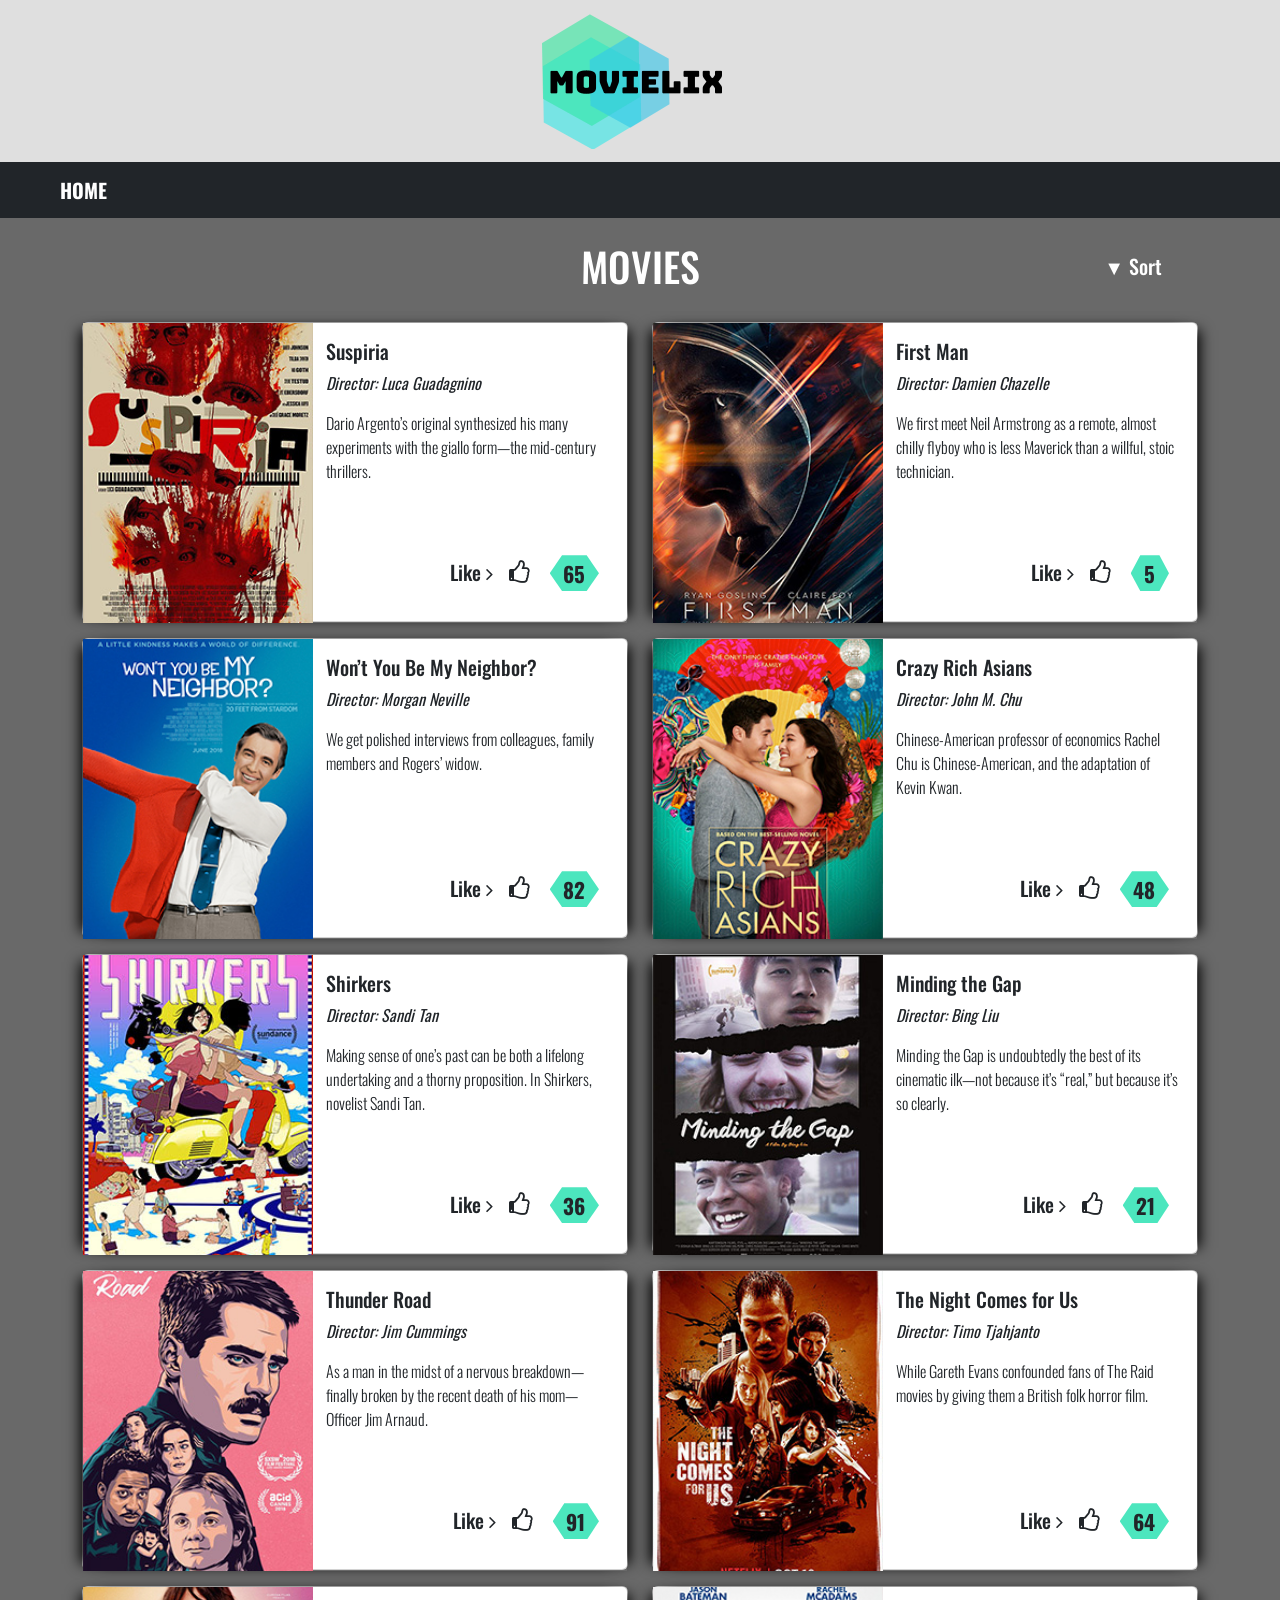
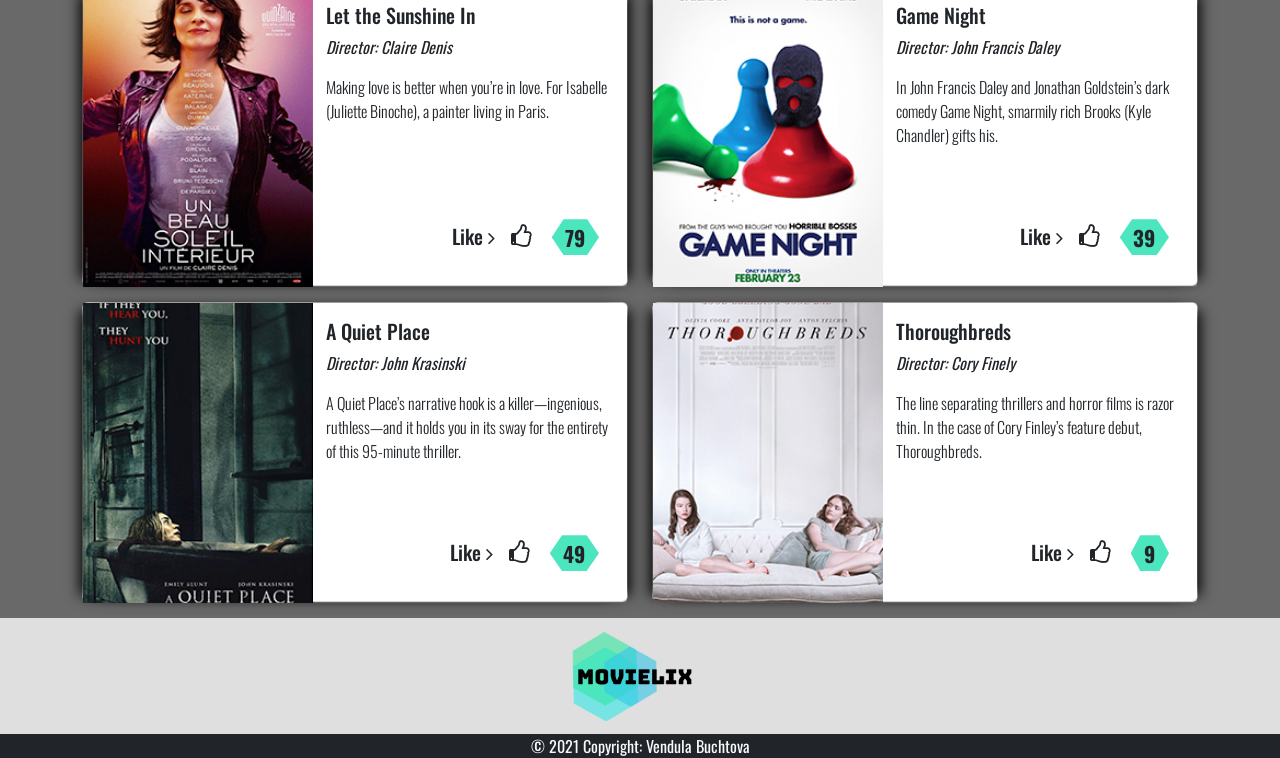
<file: CR04/index.html>
<!DOCTYPE html>
<html lang="en">
<head>
    <meta charset="UTF-8">
    <meta http-equiv="X-UA-Compatible" content="IE=edge">
    <meta name="viewport" content="width=device-width, initial-scale=1.0">
    <link rel="stylesheet" href="styles.css">
    <link rel="stylesheet" href="https://cdnjs.cloudflare.com/ajax/libs/font-awesome/4.7.0/css/font-awesome.min.css">
    <link href="https://cdn.jsdelivr.net/npm/bootstrap@5.0.0-beta2/dist/css/bootstrap.min.css" rel="stylesheet"
        integrity="sha384-BmbxuPwQa2lc/FVzBcNJ7UAyJxM6wuqIj61tLrc4wSX0szH/Ev+nYRRuWlolflfl" crossorigin="anonymous">
    <title>Code Review 04</title>
</head>
<body>
<!-- LOGO + NAV -->
<nav class="navbar navbar-light bg-lightGrey">
    <div class="container-fluid d-flex justify-content-center">
        <a class="navbar-brand" href="./index.html">
            <img src="./img/logo1.png" alt=""
                class="d-inline-block align-top">
        </a>
    </div>
</nav>
<nav class="navbar navbar-light bg-dark">
    <div class="container-fluid">
        <a class="navbar-brand text-white fw-bold px-5" href="./index.html">HOME</a>
    </div>
</nav>

<!-- MAIN PART -->
<div class="container">
    <div class="row m-4">
        <div class="col">
        </div>
        <div class="col-8 text-center text-white">
            <h1>MOVIES</h1>
        </div>
        <div class="col d-flex align-items-center justify-content-end text-white">
            <h5 id="sort" style="cursor: pointer">&#9660; Sort</h5>
        </div>
    </div>
</div>

<div class="container">
    <div class="row d-flex justify-content-center" id="movieCard">
        
    </div>
</div>



<!-- FOOTER -->
<footer>
    <nav class="navbar navbar-light bg-lightGrey">
            <div class="container-fluid d-flex justify-content-center">
                 <a class="navbar-brand" href="./index.html">
                     <img src="./img/logo1.png" alt="" class="d-inline-block align-top">
                </a>
            </div>
    </nav>
    <div class="text-center bg-dark text-light">
        <a class="text-light" href="https://github.com/VenyBuchty">© 2021 Copyright: Vendula Buchtova</a>
    </div>
</footer>


    <script src="./data-movies.json"></script>
    <script src="./script.js"></script>
    <script src="https://cdn.jsdelivr.net/npm/bootstrap@5.0.0-beta2/dist/js/bootstrap.bundle.min.js"
        integrity="sha384-b5kHyXgcpbZJO/tY9Ul7kGkf1S0CWuKcCD38l8YkeH8z8QjE0GmW1gYU5S9FOnJ0"
        crossorigin="anonymous"></script>
</body>
</html>
</file>
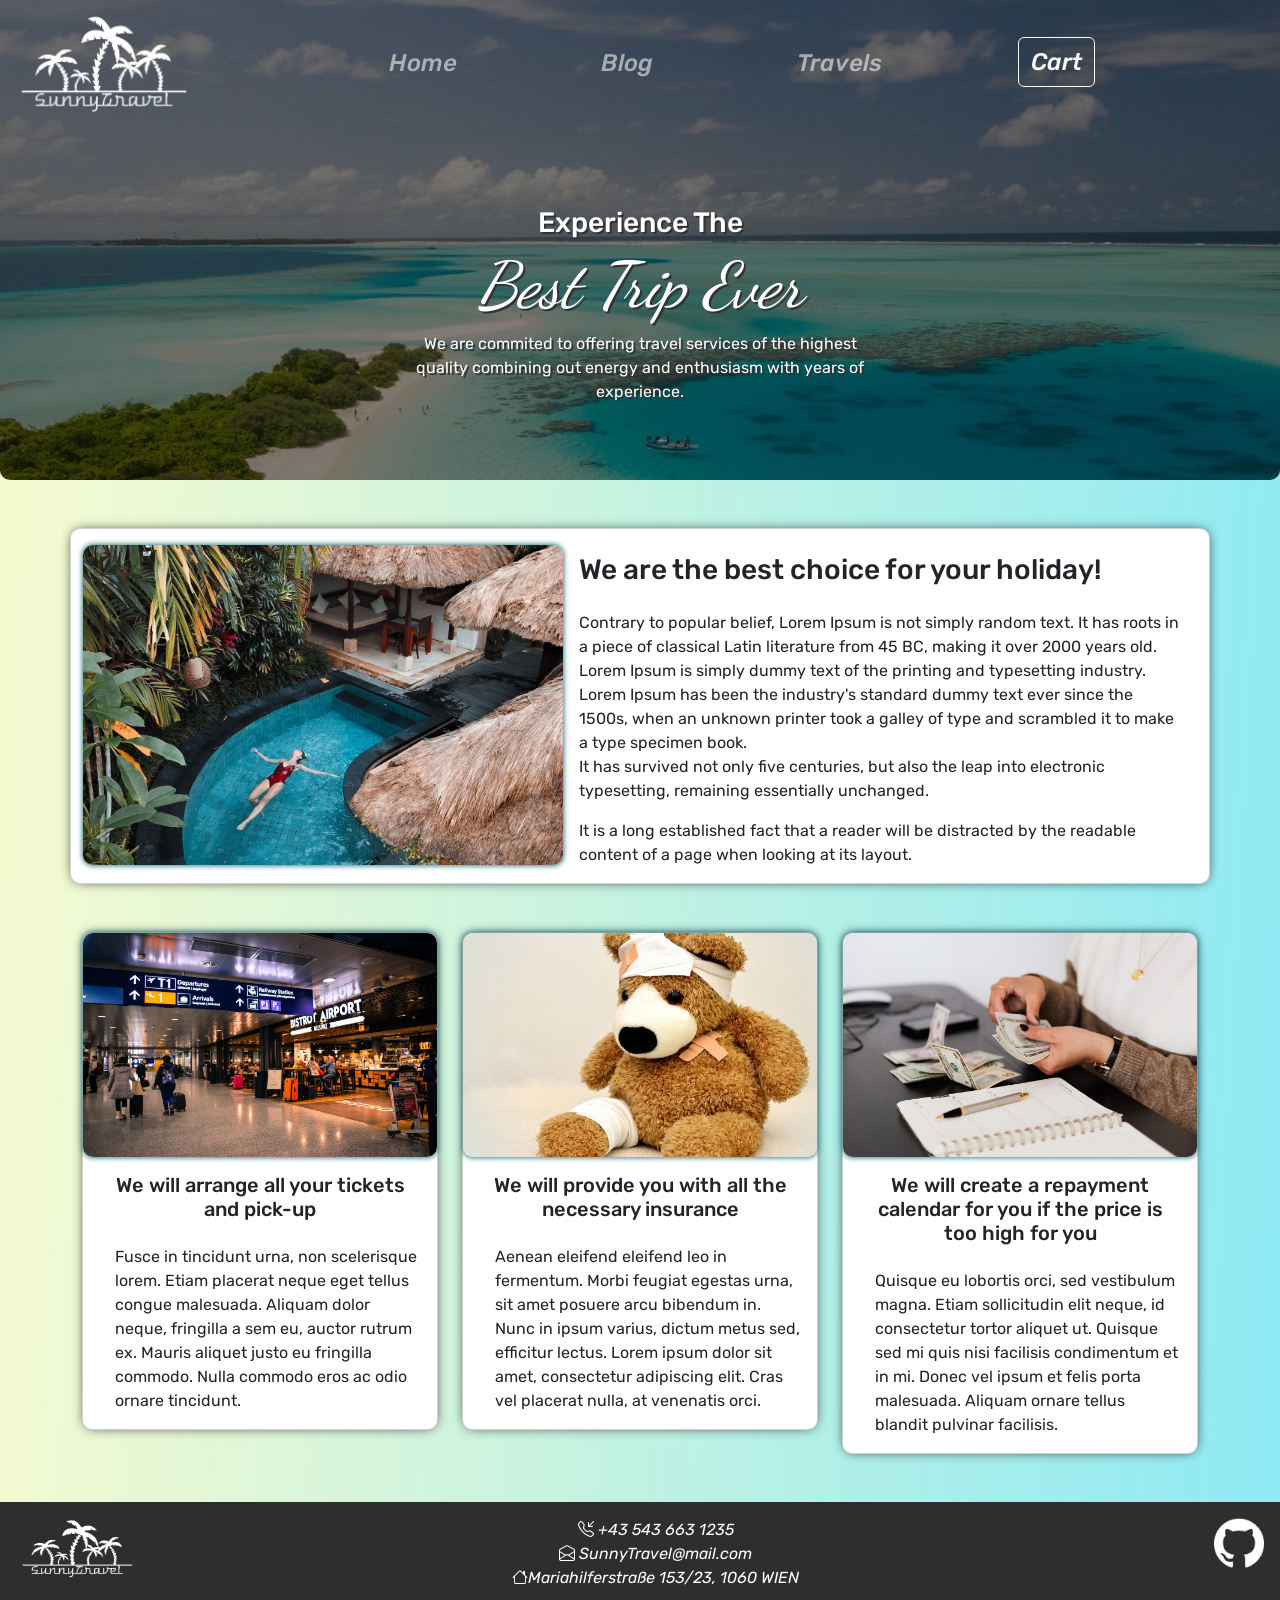
<file: CR06/index.html>
<!doctype html>
<html lang="en">
<head>
  <meta charset="utf-8">
  <title>CodeReview 06</title>
  <base href="/CR06/">
  <meta name="viewport" content="width=device-width, initial-scale=1">
  <link href="https://cdn.jsdelivr.net/npm/bootstrap@5.0.0-beta2/dist/css/bootstrap.min.css" rel="stylesheet" integrity="sha384-BmbxuPwQa2lc/FVzBcNJ7UAyJxM6wuqIj61tLrc4wSX0szH/Ev+nYRRuWlolflfl" crossorigin="anonymous">
  <link rel="icon" type="image/x-icon" href="favicon.ico">
<link rel="stylesheet" href="styles.b0d43c02fe8d9dbac1f7.css"></head>

<body>
  <app-root></app-root>
  <script src="https://cdn.jsdelivr.net/npm/bootstrap@5.0.0-beta2/dist/js/bootstrap.bundle.min.js" integrity="sha384-b5kHyXgcpbZJO/tY9Ul7kGkf1S0CWuKcCD38l8YkeH8z8QjE0GmW1gYU5S9FOnJ0" crossorigin="anonymous"></script>
<script src="runtime.7b63b9fd40098a2e8207.js" defer></script><script src="polyfills.00096ed7d93ed26ee6df.js" defer></script><script src="main.39a7fe64da8f52be9706.js" defer></script></body>

</html>
</file>
<file: CR04/styles.css>
@import url("https://fonts.googleapis.com/css2?family=Oswald:wght@300;400;500;600&display=swap");

:root {
  --lightGrey: rgb(223, 223, 223);
  --darkGrey: rgb(105, 105, 105);
  --lightGreen: #4ce6be;
  --lightBlue: #3bd4d8;
}

* {
  margin: 0;
  padding: 0;
  box-sizing: border-box;
}

/* COLORS */
.bg-lightGrey {
  background-color: var(--lightGrey);
}

.bg-blue {
  background-color: var(--lightGreen) !important;
}

.box-shadow {
  -webkit-box-shadow: -10px 0px 13px -7px #000000, 10px 0px 13px -7px #000000,
    5px 8px 23px 25px rgba(0, 0, 0, 0);
  box-shadow: -10px 0px 13px -7px #000000, 10px 0px 13px -7px #000000,
    5px 8px 23px 25px rgba(0, 0, 0, 0);
}

.badgeShape {
  clip-path: polygon(0% 50%, 25% 0%, 75% 0%, 100% 50%, 75% 100%, 25% 100%);
}

body {
  font-family: "Oswald", sans-serif !important;
  background-color: var(--darkGrey) !important;
}

footer img {
  height: 10vh;
}

footer a {
  text-decoration: none;
}

/* ------------MEDIA QUERIES---------------- */
@media screen and (min-width: 470px) and (max-width: 1200px) {
  .card-body {
    margin-left: 3rem;
  }
}

@media screen and (min-width: 400px) and (max-width: 470px) {
  .movieImg {
    width: 200px;
  }

  .card-body {
    margin-left: 2rem;
  }
}
</file>
<file: CR06/styles.b0d43c02fe8d9dbac1f7.css>
@import url(https://fonts.googleapis.com/css2?family=Dancing+Script:wght@400;500;600;700&family=Rubik:ital,wght@0,400;0,500;0,600;0,700;0,800;0,900;1,400;1,500;1,600;1,700;1,800&display=swap);*{margin:0;padding:0;font-family:Rubik,sans-serif}body{background:#f8fac8;background:linear-gradient(93deg,rgba(248,250,200,.872067577),rgba(96,225,240,.7124037115))}
</file>
